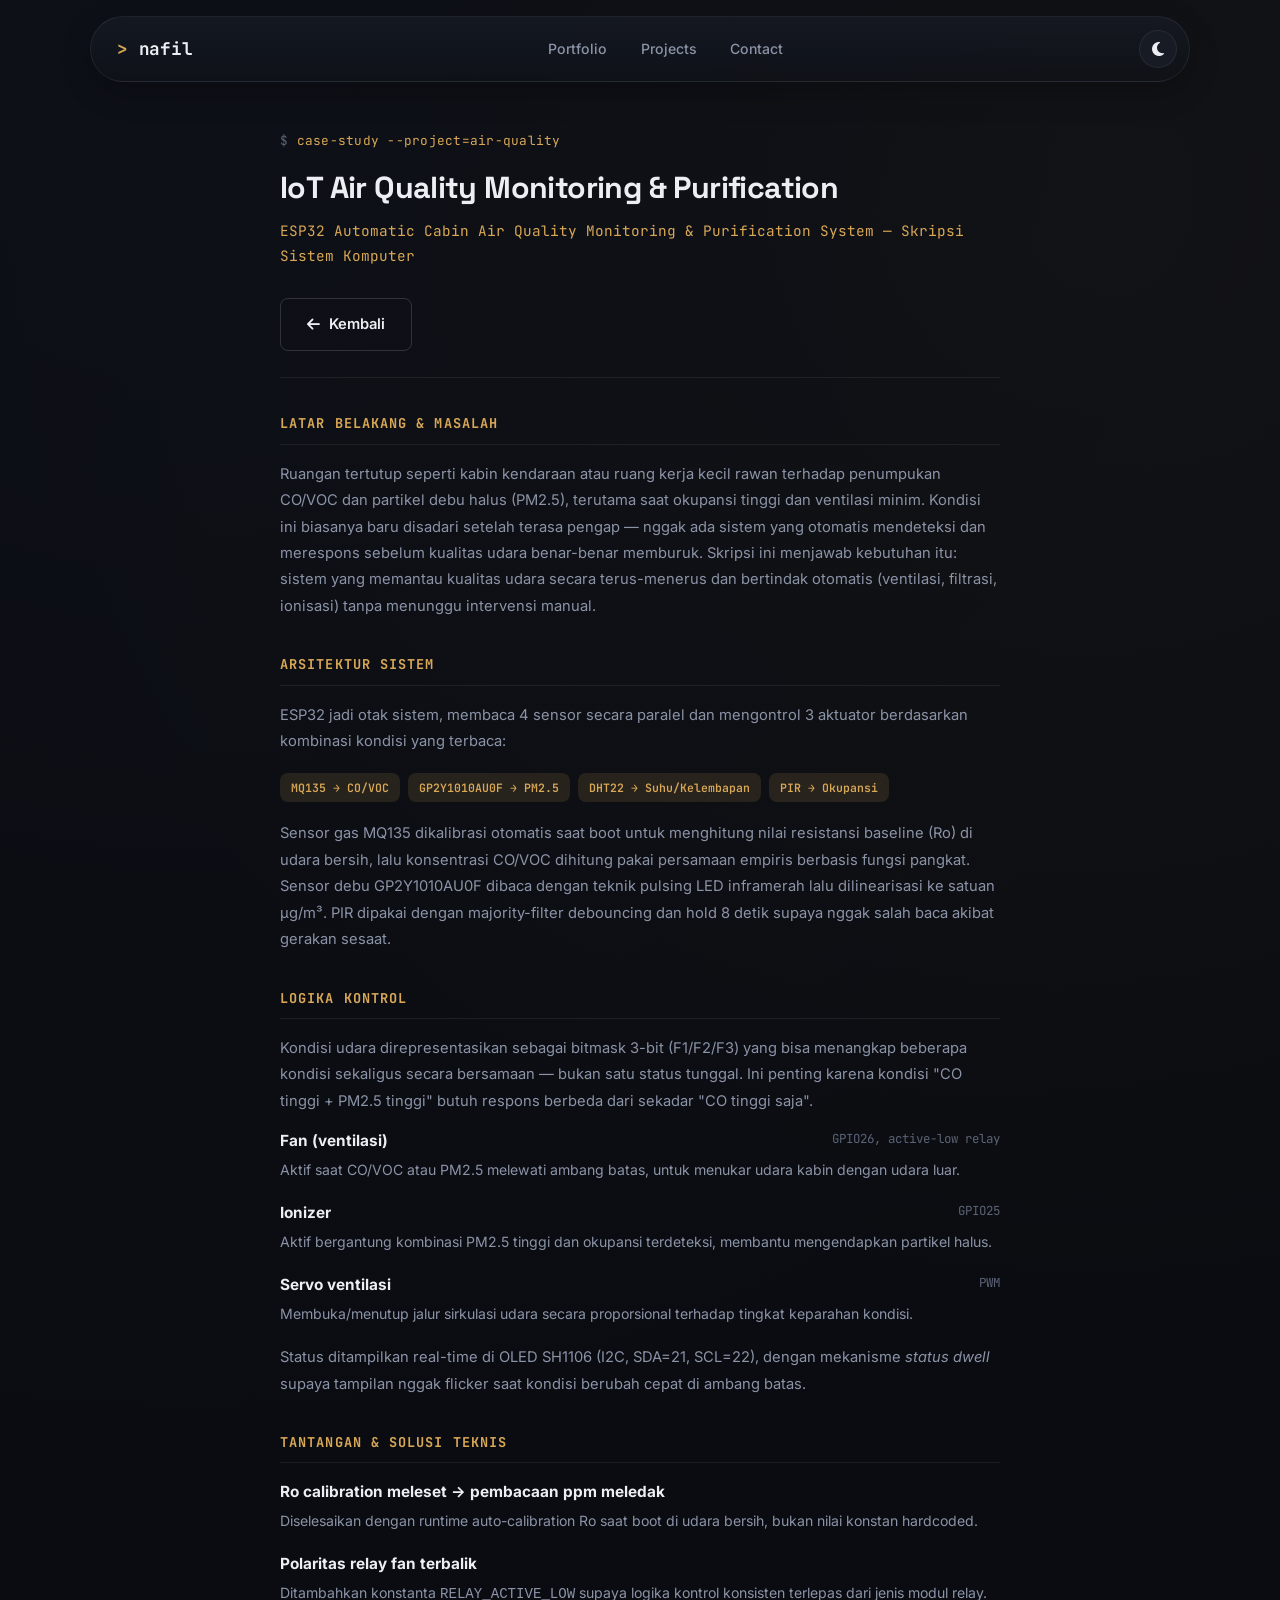
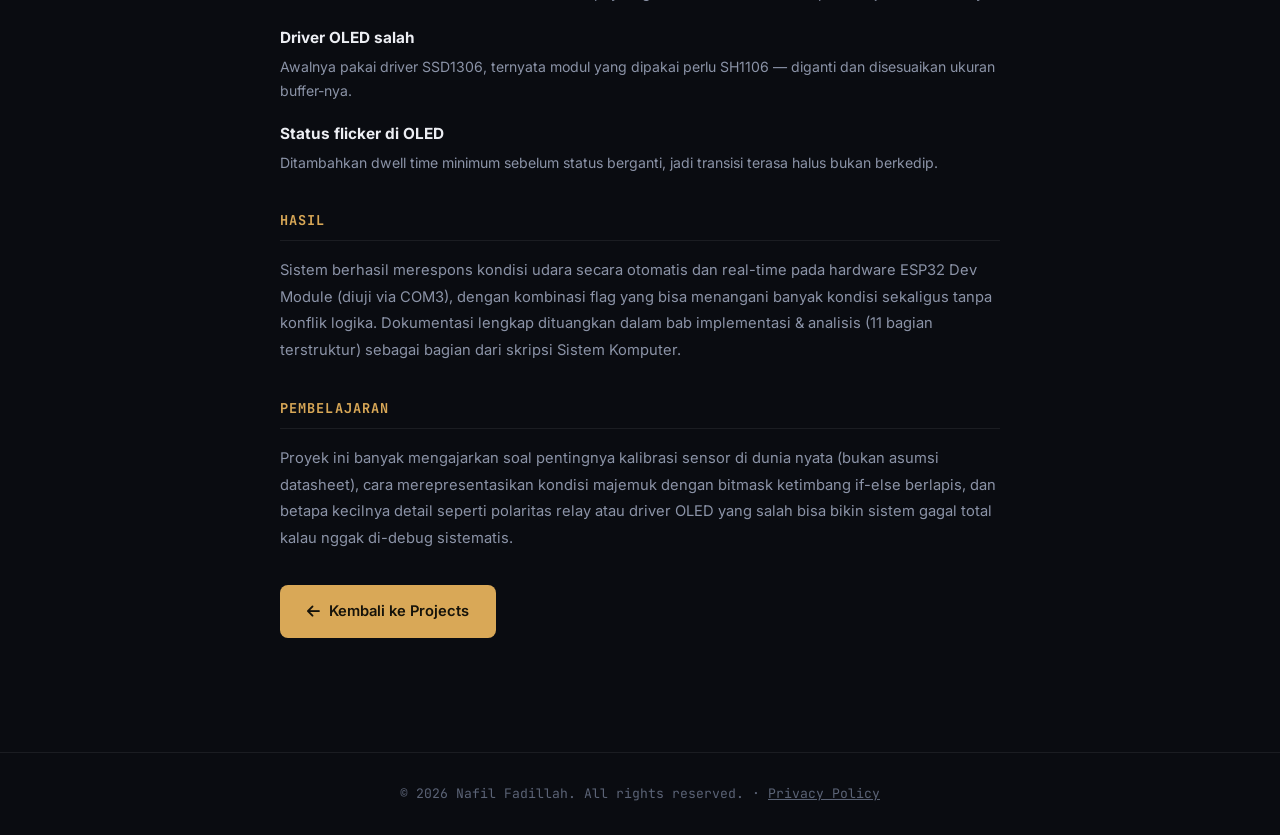
<file: casestudyairquality.html>
<!DOCTYPE html>
<html lang="id">
<head>
    <meta charset="UTF-8">
    <meta name="viewport" content="width=device-width, initial-scale=1.0">
    <title>Case Study: IoT Air Quality Monitoring | Nafil Fadillah</title>
    <meta name="description" content="Studi kasus mendalam: sistem monitoring &amp; purifikasi udara kabin otomatis berbasis ESP32 — skripsi Sistem Komputer Nafil Fadillah.">

    <link rel="icon" type="image/svg+xml" href="favicon.svg">
    <link rel="stylesheet" href="style.css?v=3">
    <link rel="preconnect" href="https://fonts.googleapis.com">
    <link rel="preconnect" href="https://fonts.gstatic.com" crossorigin>
    <link href="https://fonts.googleapis.com/css2?family=Space+Grotesk:wght@500;600;700&family=Inter:wght@400;500;600&family=JetBrains+Mono:wght@400;500;600&display=swap" rel="stylesheet">
    <link rel="stylesheet" href="https://cdnjs.cloudflare.com/ajax/libs/font-awesome/6.5.2/css/all.min.css">
</head>
<body>

    <nav class="navbar" id="navbar">
        <a href="index.html" class="logo" style="text-decoration:none;">nafil</a>
        <div class="nav-links">
            <a href="index.html">Portfolio</a>
            <a href="index.html#projects">Projects</a>
            <a href="index.html#contact">Contact</a>
        </div>
        <button id="themeToggle" aria-label="Toggle Theme"><i class="fas fa-moon"></i></button>
    </nav>

    <section class="resume-page">

        <div class="resume-header">
            <div>
                <span class="eyebrow" style="text-align:left;">case-study --project=air-quality</span>
                <h1>IoT Air Quality Monitoring &amp; Purification</h1>
                <p class="role">ESP32 Automatic Cabin Air Quality Monitoring &amp; Purification System — Skripsi Sistem Komputer</p>
            </div>
            <a href="index.html#projects" class="btn btn-outline"><i class="fas fa-arrow-left"></i> Kembali</a>
        </div>

        <div class="resume-section">
            <h2>Latar Belakang &amp; Masalah</h2>
            <p style="color:var(--muted); font-size:.92rem; line-height:1.8;">
                Ruangan tertutup seperti kabin kendaraan atau ruang kerja kecil rawan terhadap penumpukan CO/VOC dan
                partikel debu halus (PM2.5), terutama saat okupansi tinggi dan ventilasi minim. Kondisi ini biasanya baru
                disadari setelah terasa pengap — nggak ada sistem yang otomatis mendeteksi dan merespons sebelum kualitas
                udara benar-benar memburuk. Skripsi ini menjawab kebutuhan itu: sistem yang memantau kualitas udara secara
                terus-menerus dan bertindak otomatis (ventilasi, filtrasi, ionisasi) tanpa menunggu intervensi manual.
            </p>
        </div>

        <div class="resume-section">
            <h2>Arsitektur Sistem</h2>
            <p style="color:var(--muted); font-size:.92rem; line-height:1.8; margin-bottom:18px;">
                ESP32 jadi otak sistem, membaca 4 sensor secara paralel dan mengontrol 3 aktuator berdasarkan kombinasi
                kondisi yang terbaca:
            </p>
            <div class="resume-skills" style="margin-bottom: 18px;">
                <span class="tag">MQ135 → CO/VOC</span>
                <span class="tag">GP2Y1010AU0F → PM2.5</span>
                <span class="tag">DHT22 → Suhu/Kelembapan</span>
                <span class="tag">PIR → Okupansi</span>
            </div>
            <p style="color:var(--muted); font-size:.92rem; line-height:1.8;">
                Sensor gas MQ135 dikalibrasi otomatis saat boot untuk menghitung nilai resistansi baseline (Ro) di udara
                bersih, lalu konsentrasi CO/VOC dihitung pakai persamaan empiris berbasis fungsi pangkat. Sensor debu
                GP2Y1010AU0F dibaca dengan teknik pulsing LED inframerah lalu dilinearisasi ke satuan µg/m³. PIR dipakai
                dengan majority-filter debouncing dan hold 8 detik supaya nggak salah baca akibat gerakan sesaat.
            </p>
        </div>

        <div class="resume-section">
            <h2>Logika Kontrol</h2>
            <p style="color:var(--muted); font-size:.92rem; line-height:1.8; margin-bottom:14px;">
                Kondisi udara direpresentasikan sebagai bitmask 3-bit (F1/F2/F3) yang bisa menangkap beberapa kondisi
                sekaligus secara bersamaan — bukan satu status tunggal. Ini penting karena kondisi "CO tinggi + PM2.5
                tinggi" butuh respons berbeda dari sekadar "CO tinggi saja".
            </p>
            <div class="resume-item">
                <div class="resume-item-head"><strong>Fan (ventilasi)</strong><span>GPIO26, active-low relay</span></div>
                <p>Aktif saat CO/VOC atau PM2.5 melewati ambang batas, untuk menukar udara kabin dengan udara luar.</p>
            </div>
            <div class="resume-item">
                <div class="resume-item-head"><strong>Ionizer</strong><span>GPIO25</span></div>
                <p>Aktif bergantung kombinasi PM2.5 tinggi dan okupansi terdeteksi, membantu mengendapkan partikel halus.</p>
            </div>
            <div class="resume-item">
                <div class="resume-item-head"><strong>Servo ventilasi</strong><span>PWM</span></div>
                <p>Membuka/menutup jalur sirkulasi udara secara proporsional terhadap tingkat keparahan kondisi.</p>
            </div>
            <p style="color:var(--muted); font-size:.92rem; line-height:1.8;">
                Status ditampilkan real-time di OLED SH1106 (I2C, SDA=21, SCL=22), dengan mekanisme <em>status dwell</em>
                supaya tampilan nggak flicker saat kondisi berubah cepat di ambang batas.
            </p>
        </div>

        <div class="resume-section">
            <h2>Tantangan &amp; Solusi Teknis</h2>
            <div class="resume-item">
                <div class="resume-item-head"><strong>Ro calibration meleset → pembacaan ppm meledak</strong></div>
                <p>Diselesaikan dengan runtime auto-calibration Ro saat boot di udara bersih, bukan nilai konstan hardcoded.</p>
            </div>
            <div class="resume-item">
                <div class="resume-item-head"><strong>Polaritas relay fan terbalik</strong></div>
                <p>Ditambahkan konstanta <code>RELAY_ACTIVE_LOW</code> supaya logika kontrol konsisten terlepas dari jenis modul relay.</p>
            </div>
            <div class="resume-item">
                <div class="resume-item-head"><strong>Driver OLED salah</strong></div>
                <p>Awalnya pakai driver SSD1306, ternyata modul yang dipakai perlu SH1106 — diganti dan disesuaikan ukuran buffer-nya.</p>
            </div>
            <div class="resume-item">
                <div class="resume-item-head"><strong>Status flicker di OLED</strong></div>
                <p>Ditambahkan dwell time minimum sebelum status berganti, jadi transisi terasa halus bukan berkedip.</p>
            </div>
        </div>

        <div class="resume-section">
            <h2>Hasil</h2>
            <p style="color:var(--muted); font-size:.92rem; line-height:1.8;">
                Sistem berhasil merespons kondisi udara secara otomatis dan real-time pada hardware ESP32 Dev Module
                (diuji via COM3), dengan kombinasi flag yang bisa menangani banyak kondisi sekaligus tanpa konflik logika.
                Dokumentasi lengkap dituangkan dalam bab implementasi &amp; analisis (11 bagian terstruktur) sebagai bagian
                dari skripsi Sistem Komputer.
            </p>
        </div>

        <div class="resume-section">
            <h2>Pembelajaran</h2>
            <p style="color:var(--muted); font-size:.92rem; line-height:1.8;">
                Proyek ini banyak mengajarkan soal pentingnya kalibrasi sensor di dunia nyata (bukan asumsi datasheet),
                cara merepresentasikan kondisi majemuk dengan bitmask ketimbang if-else berlapis, dan betapa kecilnya
                detail seperti polaritas relay atau driver OLED yang salah bisa bikin sistem gagal total kalau nggak
                di-debug sistematis.
            </p>
        </div>

        <div class="resume-section" style="border:none;">
            <a href="index.html#projects" class="btn btn-primary"><i class="fas fa-arrow-left"></i> Kembali ke Projects</a>
        </div>

    </section>

    <footer>
        <p>© 2026 Nafil Fadillah. All rights reserved. &middot; <a href="privacy.html" style="color:var(--muted-2);">Privacy Policy</a></p>
    </footer>

    <script src="script.js?v=3"></script>
</body>
</html>
</file>
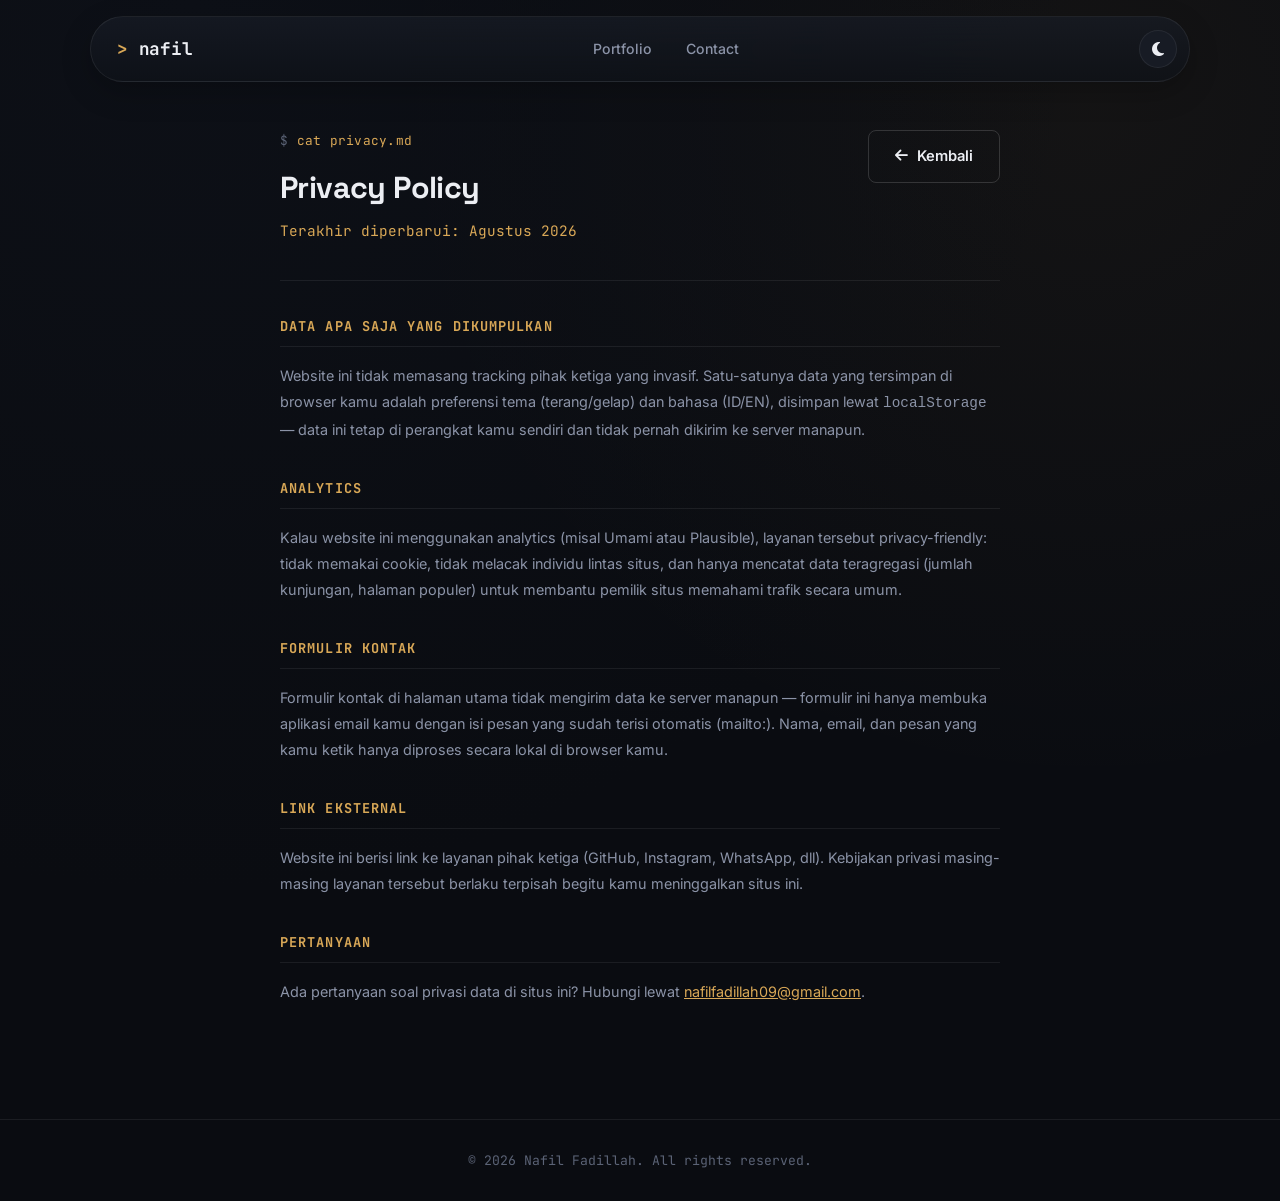
<file: privacy.html>
<!DOCTYPE html>
<html lang="id">
<head>
    <meta charset="UTF-8">
    <meta name="viewport" content="width=device-width, initial-scale=1.0">
    <title>Privacy Policy | Nafil Fadillah</title>
    <meta name="robots" content="noindex">

    <link rel="icon" type="image/svg+xml" href="favicon.svg">
    <link rel="stylesheet" href="style.css?v=3">
    <link rel="preconnect" href="https://fonts.googleapis.com">
    <link href="https://fonts.googleapis.com/css2?family=Space+Grotesk:wght@600;700&family=Inter:wght@400;500&family=JetBrains+Mono:wght@400;500&display=swap" rel="stylesheet">
    <link rel="stylesheet" href="https://cdnjs.cloudflare.com/ajax/libs/font-awesome/6.5.2/css/all.min.css">
</head>
<body>

    <nav class="navbar" id="navbar">
        <a href="index.html" class="logo" style="text-decoration:none;">nafil</a>
        <div class="nav-links">
            <a href="index.html">Portfolio</a>
            <a href="index.html#contact">Contact</a>
        </div>
        <button id="themeToggle" aria-label="Toggle Theme"><i class="fas fa-moon"></i></button>
    </nav>

    <section class="resume-page">
        <div class="resume-header">
            <div>
                <span class="eyebrow" style="text-align:left;">cat privacy.md</span>
                <h1>Privacy Policy</h1>
                <p class="role">Terakhir diperbarui: Agustus 2026</p>
            </div>
            <a href="index.html" class="btn btn-outline"><i class="fas fa-arrow-left"></i> Kembali</a>
        </div>

        <div class="resume-section">
            <h2>Data Apa Saja yang Dikumpulkan</h2>
            <p style="color:var(--muted); font-size:.9rem; line-height:1.8;">
                Website ini tidak memasang tracking pihak ketiga yang invasif. Satu-satunya data yang tersimpan di
                browser kamu adalah preferensi tema (terang/gelap) dan bahasa (ID/EN), disimpan lewat
                <code>localStorage</code> — data ini tetap di perangkat kamu sendiri dan tidak pernah dikirim ke server manapun.
            </p>
        </div>

        <div class="resume-section">
            <h2>Analytics</h2>
            <p style="color:var(--muted); font-size:.9rem; line-height:1.8;">
                Kalau website ini menggunakan analytics (misal Umami atau Plausible), layanan tersebut privacy-friendly:
                tidak memakai cookie, tidak melacak individu lintas situs, dan hanya mencatat data teragregasi
                (jumlah kunjungan, halaman populer) untuk membantu pemilik situs memahami trafik secara umum.
            </p>
        </div>

        <div class="resume-section">
            <h2>Formulir Kontak</h2>
            <p style="color:var(--muted); font-size:.9rem; line-height:1.8;">
                Formulir kontak di halaman utama tidak mengirim data ke server manapun — formulir ini hanya membuka
                aplikasi email kamu dengan isi pesan yang sudah terisi otomatis (mailto:). Nama, email, dan pesan yang
                kamu ketik hanya diproses secara lokal di browser kamu.
            </p>
        </div>

        <div class="resume-section">
            <h2>Link Eksternal</h2>
            <p style="color:var(--muted); font-size:.9rem; line-height:1.8;">
                Website ini berisi link ke layanan pihak ketiga (GitHub, Instagram, WhatsApp, dll). Kebijakan privasi
                masing-masing layanan tersebut berlaku terpisah begitu kamu meninggalkan situs ini.
            </p>
        </div>

        <div class="resume-section">
            <h2>Pertanyaan</h2>
            <p style="color:var(--muted); font-size:.9rem; line-height:1.8;">
                Ada pertanyaan soal privasi data di situs ini? Hubungi lewat
                <a href="mailto:nafilfadillah09@gmail.com" style="color:var(--signal);">nafilfadillah09@gmail.com</a>.
            </p>
        </div>
    </section>

    <footer>
        <p>© 2026 Nafil Fadillah. All rights reserved.</p>
    </footer>

    <script src="script.js?v=3"></script>
</body>
</html>
</file>
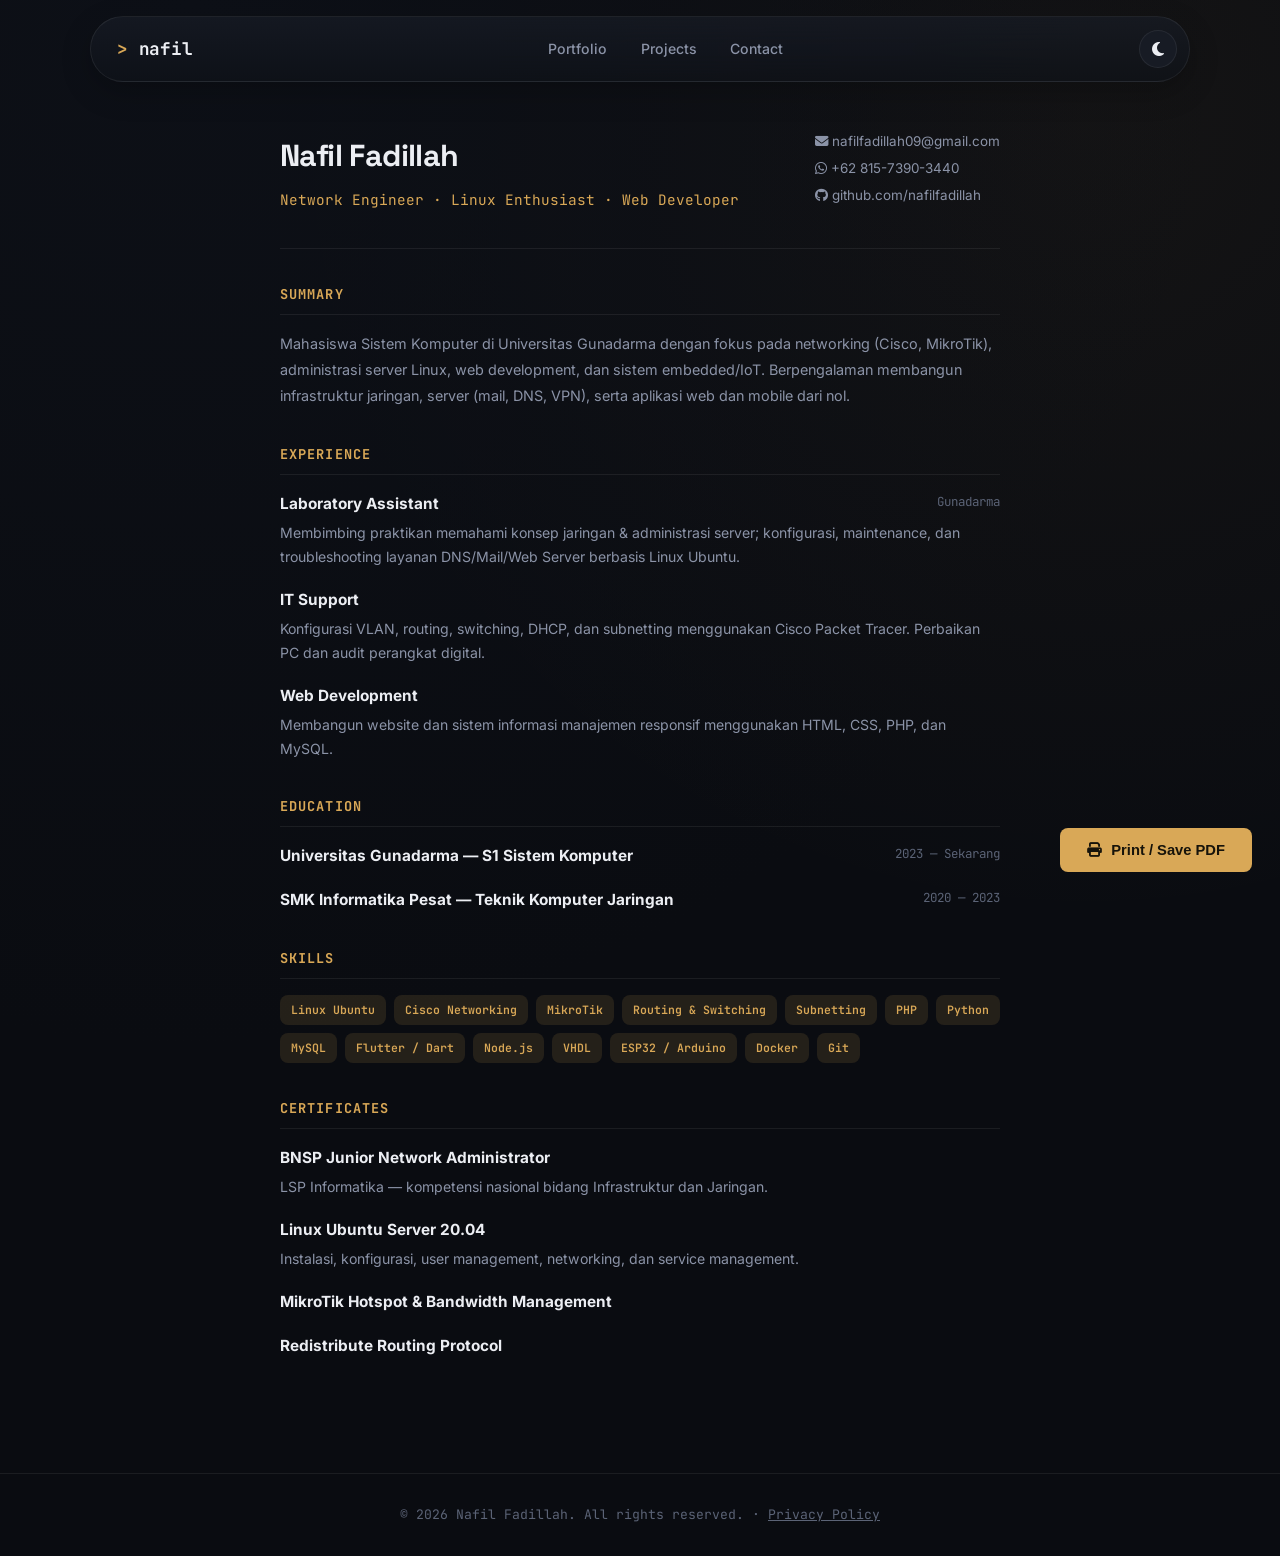
<file: resume.html>
<!DOCTYPE html>
<html lang="id">
<head>
    <meta charset="UTF-8">
    <meta name="viewport" content="width=device-width, initial-scale=1.0">
    <title>Resume — Nafil Fadillah</title>
    <meta name="description" content="Resume web Nafil Fadillah — Network Engineer, Linux Enthusiast, dan Web Developer.">

    <link rel="icon" type="image/svg+xml" href="favicon.svg">
    <link rel="stylesheet" href="style.css?v=3">
    <link rel="preconnect" href="https://fonts.googleapis.com">
    <link rel="preconnect" href="https://fonts.gstatic.com" crossorigin>
    <link href="https://fonts.googleapis.com/css2?family=Space+Grotesk:wght@500;600;700&family=Inter:wght@400;500;600&family=JetBrains+Mono:wght@400;500;600&display=swap" rel="stylesheet">
    <link rel="stylesheet" href="https://cdnjs.cloudflare.com/ajax/libs/font-awesome/6.5.2/css/all.min.css">
</head>
<body>

    <canvas id="particles"></canvas>

    <nav class="navbar">
        <a href="index.html" class="logo" style="text-decoration:none;">nafil</a>
        <div class="nav-links">
            <a href="index.html">Portfolio</a>
            <a href="index.html#projects">Projects</a>
            <a href="index.html#contact">Contact</a>
        </div>
        <button id="themeToggle" aria-label="Toggle Theme"><i class="fas fa-moon"></i></button>
    </nav>

    <button class="btn btn-primary resume-print-btn" onclick="window.print()">
        <i class="fas fa-print"></i> Print / Save PDF
    </button>

    <section class="resume-page">

        <div class="resume-header">
            <div>
                <h1>Nafil Fadillah</h1>
                <p class="role">Network Engineer · Linux Enthusiast · Web Developer</p>
            </div>
            <div class="resume-contact">
                <a href="mailto:nafilfadillah09@gmail.com"><i class="fas fa-envelope"></i> nafilfadillah09@gmail.com</a>
                <a href="https://wa.me/6281573903440" target="_blank"><i class="fab fa-whatsapp"></i> +62 815-7390-3440</a>
                <a href="https://github.com/nafilfadillah" target="_blank"><i class="fab fa-github"></i> github.com/nafilfadillah</a>
            </div>
        </div>

        <div class="resume-section">
            <h2>Summary</h2>
            <p style="color:var(--muted); font-size:.9rem; line-height:1.8;">
                Mahasiswa Sistem Komputer di Universitas Gunadarma dengan fokus pada networking (Cisco, MikroTik),
                administrasi server Linux, web development, dan sistem embedded/IoT. Berpengalaman membangun
                infrastruktur jaringan, server (mail, DNS, VPN), serta aplikasi web dan mobile dari nol.
            </p>
        </div>

        <div class="resume-section">
            <h2>Experience</h2>
            <div class="resume-item">
                <div class="resume-item-head"><strong>Laboratory Assistant</strong><span>Gunadarma</span></div>
                <p>Membimbing praktikan memahami konsep jaringan &amp; administrasi server; konfigurasi, maintenance, dan troubleshooting layanan DNS/Mail/Web Server berbasis Linux Ubuntu.</p>
            </div>
            <div class="resume-item">
                <div class="resume-item-head"><strong>IT Support</strong><span></span></div>
                <p>Konfigurasi VLAN, routing, switching, DHCP, dan subnetting menggunakan Cisco Packet Tracer. Perbaikan PC dan audit perangkat digital.</p>
            </div>
            <div class="resume-item">
                <div class="resume-item-head"><strong>Web Development</strong><span></span></div>
                <p>Membangun website dan sistem informasi manajemen responsif menggunakan HTML, CSS, PHP, dan MySQL.</p>
            </div>
        </div>

        <div class="resume-section">
            <h2>Education</h2>
            <div class="resume-item">
                <div class="resume-item-head"><strong>Universitas Gunadarma — S1 Sistem Komputer</strong><span>2023 — Sekarang</span></div>
            </div>
            <div class="resume-item">
                <div class="resume-item-head"><strong>SMK Informatika Pesat — Teknik Komputer Jaringan</strong><span>2020 — 2023</span></div>
            </div>
        </div>

        <div class="resume-section">
            <h2>Skills</h2>
            <div class="resume-skills">
                <span class="tag">Linux Ubuntu</span><span class="tag">Cisco Networking</span><span class="tag">MikroTik</span>
                <span class="tag">Routing &amp; Switching</span><span class="tag">Subnetting</span><span class="tag">PHP</span>
                <span class="tag">Python</span><span class="tag">MySQL</span><span class="tag">Flutter / Dart</span>
                <span class="tag">Node.js</span><span class="tag">VHDL</span><span class="tag">ESP32 / Arduino</span>
                <span class="tag">Docker</span><span class="tag">Git</span>
            </div>
        </div>

        <div class="resume-section">
            <h2>Certificates</h2>
            <div class="resume-item">
                <div class="resume-item-head"><strong>BNSP Junior Network Administrator</strong><span></span></div>
                <p>LSP Informatika — kompetensi nasional bidang Infrastruktur dan Jaringan.</p>
            </div>
            <div class="resume-item">
                <div class="resume-item-head"><strong>Linux Ubuntu Server 20.04</strong><span></span></div>
                <p>Instalasi, konfigurasi, user management, networking, dan service management.</p>
            </div>
            <div class="resume-item">
                <div class="resume-item-head"><strong>MikroTik Hotspot &amp; Bandwidth Management</strong><span></span></div>
            </div>
            <div class="resume-item">
                <div class="resume-item-head"><strong>Redistribute Routing Protocol</strong><span></span></div>
            </div>
        </div>

    </section>

    <footer>
        <p>© 2026 Nafil Fadillah. All rights reserved. &middot; <a href="privacy.html" style="color:var(--muted-2);">Privacy Policy</a></p>
    </footer>

    <script src="script.js?v=3"></script>
</body>
</html>
</file>
<file: style.css>
:root{
    --ink: #0A0C11;
    --ink-2: #0D1017;
    --panel: #12151C;
    --panel-2: #171B24;
    --line: rgba(255,255,255,.07);
    --line-strong: rgba(255,255,255,.15);

    --signal: #D9A857;
    --signal-soft: #E8C384;
    --signal-dim: rgba(217,168,87,.13);
    --accent: #6C8CFF;
    --accent-dim: rgba(108,140,255,.14);
    --uptime: #34D399;
    --uptime-dim: rgba(52,211,153,.14);

    --text: #ECEEF3;
    --muted: #8B93A7;
    --muted-2: #5B6376;

    --font-display: 'Space Grotesk', sans-serif;
    --font-body: 'Inter', sans-serif;
    --font-mono: 'JetBrains Mono', monospace;

    --radius: 14px;
    --radius-sm: 8px;
}

.light-mode{
    --ink: #F5F6F8;
    --ink-2: #EFF0F3;
    --panel: #FFFFFF;
    --panel-2: #F0F1F4;
    --line: rgba(10,13,18,.08);
    --line-strong: rgba(10,13,18,.16);
    --text: #10131A;
    --muted: #565E70;
    --muted-2: #7A8194;
}

*{ margin: 0; padding: 0; box-sizing: border-box; }

html{ scroll-behavior: smooth; }

body{
    background-color: var(--ink);
    background-image: radial-gradient(circle at 15% 0%, var(--ink-2), transparent 55%),
                       radial-gradient(circle at 85% 8%, rgba(217,168,87,.05), transparent 45%);
    color: var(--text);
    font-family: var(--font-body);
    overflow-x: hidden;
    line-height: 1.7;
    transition: background-color .4s ease, color .4s ease;
}

@media (prefers-reduced-motion: reduce){
    *{ animation-duration: .001ms !important; animation-iteration-count: 1 !important; transition-duration: .001ms !important; scroll-behavior: auto !important; }
}

h1,h2,h3{ font-family: var(--font-display); letter-spacing: -0.02em; }

::selection{ background: var(--signal); color: #0A0D12; }

#particles{ position: fixed; inset: 0; z-index: -1; opacity: .35; }

.eyebrow{
    display: block;
    font-family: var(--font-mono);
    font-size: .8rem;
    color: var(--signal);
    letter-spacing: .02em;
    margin-bottom: 10px;
    text-align: center;
}
.eyebrow::before{ content: "$ "; color: var(--muted-2); }

/* ==========================================================================
   ACCESSIBILITY — skip link
   ========================================================================== */
.skip-link{
    position: fixed;
    top: -60px;
    left: 16px;
    z-index: 100000;
    background: var(--signal);
    color: #16130A;
    padding: 10px 18px;
    border-radius: var(--radius-sm);
    font-weight: 600;
    font-size: .85rem;
    text-decoration: none;
    transition: top .25s ease;
}
.skip-link:focus{ top: 16px; }

/* ==========================================================================
   SCROLL PROGRESS BAR
   ========================================================================== */
.scroll-progress{
    position: fixed;
    top: 0; left: 0;
    height: 3px;
    width: 0%;
    background: linear-gradient(90deg, var(--signal), var(--accent));
    z-index: 10001;
    transition: width .1s linear;
}

/* ==========================================================================
   BACK TO TOP
   ========================================================================== */
.back-to-top{
    position: fixed;
    bottom: 28px;
    right: 28px;
    width: 46px;
    height: 46px;
    border-radius: 50%;
    background: var(--panel);
    border: 1px solid var(--line-strong);
    color: var(--text);
    font-size: 1rem;
    cursor: pointer;
    z-index: 900;
    opacity: 0;
    transform: translateY(10px);
    pointer-events: none;
    transition: opacity .25s ease, transform .25s ease, border-color .25s ease, color .25s ease;
}
.back-to-top.is-visible{ opacity: 1; transform: translateY(0); pointer-events: auto; }
.back-to-top:hover{ border-color: var(--signal); color: var(--signal); }

/* ==========================================================================
   GITHUB LIVE STATS
   ========================================================================== */
.gh-stats-grid{
    display: grid;
    grid-template-columns: repeat(3, 1fr);
    gap: 16px;
    max-width: 560px;
    margin: 0 auto 30px;
}

.gh-cta{ text-align: center; }

@media (max-width: 560px){
    .gh-stats-grid{ grid-template-columns: repeat(3, 1fr); gap: 10px; }
    .gh-stats-grid .stat-card{ padding: 18px 8px; }
    .gh-stats-grid .stat-card h3{ font-size: 1.5rem; }
}

/* ==========================================================================
   CONTACT FORM
   ========================================================================== */
.contact-form{
    max-width: 560px;
    margin: 0 auto 40px;
    display: flex;
    flex-direction: column;
    gap: 14px;
}

.form-row{ display: grid; grid-template-columns: 1fr 1fr; gap: 14px; }

@media (max-width: 560px){ .form-row{ grid-template-columns: 1fr; } }

.contact-form input,
.contact-form textarea{
    width: 100%;
    background: var(--panel);
    border: 1px solid var(--line);
    border-radius: var(--radius-sm);
    padding: 12px 16px;
    color: var(--text);
    font-family: var(--font-body);
    font-size: .9rem;
    resize: vertical;
    transition: border-color .25s ease;
}
.contact-form input:focus,
.contact-form textarea:focus{
    outline: none;
    border-color: var(--signal);
}
.contact-form input::placeholder,
.contact-form textarea::placeholder{ color: var(--muted-2); }

.contact-form button{ align-self: flex-start; border: none; cursor: pointer; }

/* ==========================================================================
   TIMELINE (Education / Experience)
   ========================================================================== */
.timeline{ position: relative; padding-left: 36px; }
.timeline::before{
    content: '';
    position: absolute;
    left: 5px;
    top: 6px;
    bottom: 6px;
    width: 2px;
    background: var(--line);
}
.timeline-item{ position: relative; padding-bottom: 32px; }
.timeline-item:last-child{ padding-bottom: 0; }

.timeline-dot{
    position: absolute;
    left: -31px;
    top: 6px;
    width: 12px;
    height: 12px;
    border-radius: 50%;
    background: var(--signal);
    box-shadow: 0 0 0 4px var(--ink);
}

.timeline-content{
    background: var(--panel);
    border: 1px solid var(--line);
    border-radius: var(--radius);
    padding: 22px 24px;
    transition: border-color .3s ease, transform .3s ease;
}
.timeline-content:hover{ border-color: var(--signal); transform: translateX(4px); }

.timeline-date{ display: inline-block; font-family: var(--font-mono); font-size: .74rem; color: var(--signal); margin-bottom: 8px; }
.timeline-content h3{ font-size: 1.05rem; margin-bottom: 6px; }
.timeline-content p{ color: var(--muted); font-size: .88rem; margin-bottom: 12px; }
.timeline-content .tags{ margin-top: 4px; }

/* ==========================================================================
   CURRENTLY LEARNING WIDGET
   ========================================================================== */
.learning-widget{
    display: flex;
    align-items: center;
    gap: 12px;
    flex-wrap: wrap;
    justify-content: center;
    max-width: 640px;
    margin: 0 auto 40px;
    padding: 14px 20px;
    border: 1px dashed var(--line-strong);
    border-radius: var(--radius);
    background: var(--panel);
}
.learning-widget i{ color: var(--signal); font-size: 1rem; }
.learning-label{ font-family: var(--font-mono); font-size: .76rem; color: var(--muted); text-transform: uppercase; letter-spacing: .05em; }

/* ==========================================================================
   GITHUB CONTRIBUTION GRAPH
   ========================================================================== */
.gh-chart-wrap{
    max-width: 100%;
    overflow-x: auto;
    margin: 0 auto 30px;
    padding: 16px;
    background: var(--panel);
    border: 1px solid var(--line);
    border-radius: var(--radius);
    text-align: center;
}
.gh-chart-wrap img{ max-width: 100%; height: auto; }

/* ==========================================================================
   LOADING SKELETON (GitHub stats)
   ========================================================================== */
.gh-stats-grid .stat-card h3.is-loading{
    color: transparent;
    display: inline-block;
    min-width: 34px;
    border-radius: 4px;
    background: linear-gradient(90deg, var(--panel-2) 25%, var(--line-strong) 50%, var(--panel-2) 75%);
    background-size: 200% 100%;
    animation: shimmer 1.4s infinite;
}
@keyframes shimmer{ 0%{ background-position: 200% 0; } 100%{ background-position: -200% 0; } }

/* ==========================================================================
   LANGUAGE TOGGLE
   ========================================================================== */
#langToggle{
    background: var(--panel-2);
    border: 1px solid var(--line);
    color: var(--text);
    font-family: var(--font-mono);
    font-size: .76rem;
    font-weight: 700;
    width: 38px;
    height: 38px;
    border-radius: 50%;
    cursor: pointer;
    flex-shrink: 0;
    transition: border-color .25s ease, color .25s ease;
}
#langToggle:hover{ border-color: var(--signal); color: var(--signal); }

/* ==========================================================================
   TOAST NOTIFICATIONS
   ========================================================================== */
.toast-container{
    position: fixed;
    bottom: 28px;
    left: 50%;
    transform: translateX(-50%);
    z-index: 20000;
    display: flex;
    flex-direction: column;
    gap: 10px;
    align-items: center;
    pointer-events: none;
}

.toast{
    display: flex;
    align-items: center;
    gap: 10px;
    background: var(--panel);
    border: 1px solid var(--line-strong);
    color: var(--text);
    padding: 12px 20px;
    border-radius: 999px;
    font-size: .85rem;
    box-shadow: 0 12px 30px rgba(0,0,0,.35);
    opacity: 0;
    transform: translateY(12px);
    transition: opacity .3s ease, transform .3s ease;
}
.toast.is-visible{ opacity: 1; transform: translateY(0); }
.toast i{ color: var(--uptime); }

.navbar{
    position: fixed;
    top: 16px;
    left: 50%;
    transform: translateX(-50%);
    width: 92%;
    max-width: 1100px;
    z-index: 1000;

    display: flex;
    justify-content: space-between;
    align-items: center;
    gap: 12px;

    padding: 12px 12px 12px 26px;

    background: linear-gradient(180deg, rgba(23,27,36,.78), rgba(15,18,24,.78));
    backdrop-filter: blur(18px) saturate(140%);
    -webkit-backdrop-filter: blur(18px) saturate(140%);

    border: 1px solid var(--line);
    border-radius: 999px;
    box-shadow: 0 10px 30px rgba(0,0,0,.22);
    transition: background .35s ease, box-shadow .35s ease, border-color .35s ease, border-radius .35s ease, top .35s ease;
}

.navbar.is-scrolled{
    top: 10px;
    border-color: var(--line-strong);
    box-shadow: 0 16px 40px rgba(0,0,0,.4);
}

.light-mode .navbar{ background: linear-gradient(180deg, rgba(255,255,255,.85), rgba(245,246,248,.85)); }

.logo{
    font-family: var(--font-mono);
    font-size: 1.1rem;
    font-weight: 700;
    color: var(--text);
    letter-spacing: -0.01em;
    flex-shrink: 0;
}
.logo::before{ content: "> "; color: var(--signal); }

.nav-links{ display: flex; align-items: center; gap: .35rem; }

.nav-links a{
    position: relative;
    text-decoration: none;
    color: var(--muted);
    font-size: .88rem;
    font-weight: 500;
    padding: 8px 14px;
    border-radius: 999px;
    transition: color .25s ease, background .25s ease;
    white-space: nowrap;
}

.nav-links a:hover{ color: var(--text); background: var(--line); }
.nav-links a.is-active{ color: var(--signal); background: var(--signal-dim); }

#themeToggle{
    background: var(--panel-2);
    border: 1px solid var(--line);
    color: var(--text);
    width: 38px;
    height: 38px;
    border-radius: 50%;
    cursor: pointer;
    font-size: 1rem;
    display: flex;
    align-items: center;
    justify-content: center;
    flex-shrink: 0;
    transition: border-color .25s ease, color .25s ease, transform .25s ease;
}
#themeToggle:hover{ border-color: var(--signal); color: var(--signal); transform: rotate(-12deg); }

section{ scroll-margin-top: 110px; }

.nav-toggle{
    display: none;
    width: 38px;
    height: 38px;
    border-radius: 50%;
    background: var(--panel-2);
    border: 1px solid var(--line);
    cursor: pointer;
    flex-shrink: 0;
    align-items: center;
    justify-content: center;
    flex-direction: column;
    gap: 4px;
}
.nav-toggle span{
    display: block;
    width: 16px;
    height: 2px;
    background: var(--text);
    border-radius: 2px;
    transition: transform .3s ease, opacity .3s ease;
}
.nav-toggle.is-open span:nth-child(1){ transform: translateY(6px) rotate(45deg); }
.nav-toggle.is-open span:nth-child(2){ opacity: 0; }
.nav-toggle.is-open span:nth-child(3){ transform: translateY(-6px) rotate(-45deg); }

@media (max-width: 720px){
    .nav-toggle{ display: flex; }
    .nav-links{
        position: absolute;
        top: calc(100% + 10px);
        left: 0;
        right: 0;
        flex-direction: column;
        align-items: stretch;
        gap: 2px;
        padding: 10px;
        background: rgba(15,18,24,.96);
        backdrop-filter: blur(18px);
        border: 1px solid var(--line);
        border-radius: 20px;
        box-shadow: 0 16px 40px rgba(0,0,0,.4);
        max-height: 0;
        opacity: 0;
        overflow: hidden;
        pointer-events: none;
        transition: max-height .3s ease, opacity .25s ease;
    }
    .light-mode .nav-links{ background: rgba(255,255,255,.97); }
    .nav-links.is-open{ max-height: 420px; opacity: 1; pointer-events: auto; }
    .nav-links a{ padding: 12px 16px; font-size: .95rem; }
}

.hero{
    min-height: 100vh;
    display: flex;
    justify-content: center;
    align-items: center;
    text-align: center;
    padding: 140px 20px 80px;
    position: relative;
}

.hero-content{ max-width: 780px; margin: auto; }

.hero-badge{
    display: inline-flex;
    align-items: center;
    gap: 8px;
    font-family: var(--font-mono);
    font-size: .78rem;
    color: var(--uptime);
    background: var(--uptime-dim);
    border: 1px solid rgba(52,211,153,.3);
    padding: 7px 16px;
    border-radius: 999px;
    margin-bottom: 30px;
}

.hero-badge i{ font-size: .5rem; animation: pulse-dot 1.6s ease-in-out infinite; }
@keyframes pulse-dot{ 0%,100%{ opacity: 1; } 50%{ opacity: .35; } }

.profile{
    width: 150px;
    height: 150px;
    object-fit: cover;
    border-radius: 50%;
    border: 2px solid var(--line-strong);
    margin-bottom: 28px;
    transition: border-color .35s ease, transform .35s ease;
}
.profile:hover{ border-color: var(--signal); transform: scale(1.04); }

.hero h1{
    font-size: clamp(2.2rem, 5vw, 3.4rem);
    font-weight: 600;
    margin-bottom: 14px;
    line-height: 1.15;
}
.hero h1 span{ color: var(--signal); }

#typing{
    font-family: var(--font-mono);
    font-size: 1.1rem;
    color: var(--text);
    min-height: 1.6em;
    margin-bottom: 6px;
}
#typing::after{
    content: '';
    display: inline-block;
    width: 2px;
    height: 1em;
    background: var(--signal);
    margin-left: 2px;
    vertical-align: -2px;
    animation: caret 1s step-end infinite;
}
@keyframes caret{ 50%{ opacity: 0; } }

.hero-subtitle{ font-family: var(--font-mono); font-size: .85rem; color: var(--muted-2); margin-bottom: 20px; }
.hero-desc{ max-width: 620px; margin: 0 auto 36px; color: var(--muted); line-height: 1.85; }

.btns{ display: flex; gap: 14px; justify-content: center; flex-wrap: wrap; margin-bottom: 36px; }

.btn{
    display: inline-flex;
    align-items: center;
    gap: 9px;
    padding: 13px 26px;
    border-radius: var(--radius-sm);
    font-weight: 600;
    font-size: .92rem;
    text-decoration: none;
    transition: all .25s ease;
    border: 1px solid transparent;
}

.btn-primary{ background: var(--signal); color: #16130A; }
.btn-primary:hover{ box-shadow: 0 8px 24px rgba(217,168,87,.35); transform: translateY(-2px); }

.btn-outline{ background: transparent; color: var(--text); border-color: var(--line-strong); }
.btn-outline:hover{ border-color: var(--signal); color: var(--signal); transform: translateY(-2px); }

.hero-social{ display: flex; justify-content: center; gap: 14px; }

.hero-social a{
    width: 44px; height: 44px;
    display: flex; align-items: center; justify-content: center;
    border-radius: 50%;
    background: var(--panel-2);
    border: 1px solid var(--line);
    color: var(--muted);
    font-size: 1.05rem;
    transition: all .25s ease;
}
.hero-social a:hover{ transform: translateY(-3px); color: var(--signal); border-color: var(--signal); }

section{ max-width: 1080px; margin: auto; padding: 90px 20px; }

.section-title{
    font-size: clamp(1.7rem, 3.4vw, 2.3rem);
    font-weight: 600;
    margin-bottom: 44px;
    text-align: center;
    display: block;
}

.about-container{ display: grid; grid-template-columns: 1.1fr .9fr; gap: 60px; align-items: center; }
.about-container p{ margin-bottom: 18px; }

.stats-grid{ display: grid; grid-template-columns: repeat(3, 1fr); gap: 16px; }

.stat-card{
    background: var(--panel);
    border: 1px solid var(--line);
    padding: 26px 16px;
    border-radius: var(--radius);
    text-align: center;
    transition: border-color .3s ease, transform .3s ease;
}
.stat-card:hover{ transform: translateY(-4px); border-color: var(--signal); }
.stat-card h3{ font-size: 2.1rem; color: var(--signal); margin-bottom: 4px; font-variant-numeric: tabular-nums; }
.stat-card p{ color: var(--muted); font-size: .8rem; font-family: var(--font-mono); }

@media (max-width: 760px){ .about-container{ grid-template-columns: 1fr; } }

.now-widget{
    display: inline-flex;
    align-items: center;
    gap: 10px;
    max-width: 100%;
    margin: 0 auto 24px;
    padding: 9px 18px;
    border-radius: 999px;
    background: var(--panel);
    border: 1px solid var(--line);
    font-family: var(--font-mono);
    font-size: .78rem;
    color: var(--muted);
    text-align: left;
    flex-wrap: wrap;
    justify-content: center;
}
.now-dot{ width: 7px; height: 7px; border-radius: 50%; background: var(--signal); flex-shrink: 0; animation: pulse-dot 1.6s ease-in-out infinite; }
.now-label{ color: var(--signal); font-weight: 700; text-transform: uppercase; letter-spacing: .06em; }

.filter-tabs{ display: flex; justify-content: center; flex-wrap: wrap; gap: 10px; margin-bottom: 36px; }

.filter-btn{
    font-family: var(--font-mono);
    font-size: .8rem;
    padding: 8px 18px;
    border-radius: 999px;
    background: transparent;
    border: 1px solid var(--line-strong);
    color: var(--muted);
    cursor: pointer;
    transition: all .25s ease;
}
.filter-btn:hover{ border-color: var(--signal); color: var(--signal); }
.filter-btn.is-active{ background: var(--signal); border-color: var(--signal); color: #16130A; font-weight: 600; }

.filter-empty{ text-align: center; color: var(--muted); font-family: var(--font-mono); font-size: .85rem; padding: 30px 0; }

.projects-grid{ display: grid; grid-template-columns: repeat(auto-fit, minmax(260px, 1fr)); gap: 22px; }

.project-card{
    background: var(--panel);
    border-radius: var(--radius);
    overflow: hidden;
    border: 1px solid var(--line);
    transition: transform .35s ease, box-shadow .35s ease, border-color .35s ease;
    position: relative;
}
.project-card:hover{ transform: translateY(-8px); box-shadow: 0 20px 40px rgba(0,0,0,.35); border-color: var(--line-strong); }

.project-visual{
    height: 140px;
    display: flex; align-items: center; justify-content: center;
    background: radial-gradient(circle at 30% 20%, var(--signal-dim), transparent 60%), var(--panel-2);
    border-bottom: 1px solid var(--line);
    transition: background .35s ease;
}
.project-visual i{ font-size: 2.6rem; color: var(--signal); transition: transform .4s ease; }
.project-card:hover .project-visual i{ transform: scale(1.15) rotate(-4deg); }

.project-info{ padding: 24px; }

.card-actions{ display: flex; gap: 10px; margin-top: 16px; flex-wrap: wrap; }
.card-actions .cv-btn{ font-size: .76rem; padding: 7px 12px; border: 1px solid var(--line); background: transparent; font-family: var(--font-body); cursor: pointer; }
.card-actions .cv-btn:hover{ border-color: var(--signal); color: var(--signal); }

.project-info h3{ font-size: 1.12rem; font-weight: 600; margin-bottom: 10px; color: var(--text); }
.project-info p{ color: var(--muted); font-size: .88rem; margin-bottom: 16px; }
.project-info span{ font-family: var(--font-mono); font-size: .76rem; color: var(--muted-2); }

.tags{ display: flex; flex-wrap: wrap; gap: 8px; }
.tag{ font-family: var(--font-mono); background: var(--signal-dim); color: var(--signal); padding: 5px 11px; border-radius: var(--radius-sm); font-size: .72rem; font-weight: 600; }

.skills-grid{ display: grid; grid-template-columns: repeat(auto-fit, minmax(150px, 1fr)); gap: 16px; }

.skill-card{
    background: var(--panel);
    border: 1px solid var(--line);
    border-radius: var(--radius);
    padding: 24px;
    display: flex; flex-direction: column; align-items: center; justify-content: center; gap: 12px;
    transition: transform .3s ease, border-color .3s ease;
    cursor: default;
}
.skill-card:hover{ transform: translateY(-6px); border-color: var(--signal); }
.skill-card i{ font-size: 2rem; transition: transform .35s ease; }
.skill-card:hover i{ transform: scale(1.15); }
.skill-card p{ font-weight: 600; font-size: .84rem; text-align: center; }

#certificates .project-card{ border-left: 3px solid var(--signal); }

.view-pdf-btn{
    display: inline-flex; align-items: center; gap: 8px;
    padding: 9px 16px;
    background: var(--signal-dim);
    color: var(--signal);
    border: 1px solid rgba(217,168,87,.3);
    border-radius: var(--radius-sm);
    font-size: .82rem; font-weight: 600;
    text-decoration: none;
    transition: all .25s ease;
}
.view-pdf-btn:hover{ background: var(--signal); color: #16130A; transform: translateY(-2px); }

.modal-overlay{
    position: fixed; inset: 0;
    background: rgba(5,7,10,.72);
    backdrop-filter: blur(4px);
    display: flex; align-items: center; justify-content: center;
    padding: 24px;
    z-index: 10000;
    opacity: 0;
    pointer-events: none;
    transition: opacity .25s ease;
}
.modal-overlay.is-open{ opacity: 1; pointer-events: auto; }

.modal{
    background: var(--panel);
    border: 1px solid var(--line-strong);
    border-radius: var(--radius);
    max-width: 560px;
    width: 100%;
    max-height: 85vh;
    overflow-y: auto;
    padding: 32px;
    position: relative;
    transform: translateY(12px);
    transition: transform .25s ease;
}
.modal-overlay.is-open .modal{ transform: translateY(0); }

.modal-close{
    position: absolute; top: 16px; right: 16px;
    width: 34px; height: 34px;
    border-radius: 50%;
    background: var(--panel-2);
    border: 1px solid var(--line);
    color: var(--text);
    font-size: 1.3rem; line-height: 1;
    cursor: pointer;
    transition: border-color .2s ease, color .2s ease;
}
.modal-close:hover{ border-color: var(--signal); color: var(--signal); }

.modal-visual{
    width: 56px; height: 56px;
    display: flex; align-items: center; justify-content: center;
    background: var(--signal-dim);
    border-radius: var(--radius-sm);
    margin-bottom: 18px;
    font-size: 1.5rem;
    color: var(--signal);
}

.modal h3{ font-size: 1.3rem; margin-bottom: 20px; }
.modal-body{ display: flex; flex-direction: column; gap: 16px; margin-bottom: 22px; }

.modal-label{
    display: block;
    font-family: var(--font-mono);
    font-size: .72rem;
    color: var(--signal);
    text-transform: uppercase;
    letter-spacing: .06em;
    margin-bottom: 6px;
}
.modal-block p{ color: var(--muted); font-size: .9rem; line-height: 1.7; }
.modal-block .tags{ margin-top: 2px; }

.testimonials-grid{ display: grid; grid-template-columns: repeat(auto-fit, minmax(260px, 1fr)); gap: 20px; }

.testimonial-card{ background: var(--panel); border: 1px solid var(--line); border-radius: var(--radius); padding: 28px; }
.testimonial-card i{ color: var(--signal); opacity: .5; font-size: 1.2rem; margin-bottom: 12px; }
.testimonial-card p{ color: var(--text); font-size: .92rem; line-height: 1.7; margin-bottom: 18px; }
.testimonial-author strong{ display: block; font-size: .88rem; }
.testimonial-author span{ display: block; color: var(--muted-2); font-size: .78rem; font-family: var(--font-mono); }

.logo-slider{ width: 100%; overflow: hidden; position: relative; padding: 30px 0; border-top: 1px solid var(--line); border-bottom: 1px solid var(--line); }

.logo-slider::before, .logo-slider::after{
    content: "";
    position: absolute; top: 0;
    width: 100px; height: 100%;
    z-index: 2;
    pointer-events: none;
}
.logo-slider::before{ left: 0; background: linear-gradient(to right, var(--ink), transparent); }
.logo-slider::after{ right: 0; background: linear-gradient(to left, var(--ink), transparent); }

.logo-track{ display: flex; width: max-content; gap: 60px; animation: slide 28s linear infinite; }
.logo-slider:hover .logo-track{ animation-play-state: paused; }

.logo-item{
    display: flex; align-items: center; gap: 10px;
    font-family: var(--font-mono);
    font-size: 1rem; font-weight: 500;
    white-space: nowrap;
    color: var(--muted);
    transition: color .25s ease;
}
.logo-item:hover{ color: var(--text); }
.logo-item i{ font-size: 1.6rem; }

@keyframes slide{ from{ transform: translateX(0); } to{ transform: translateX(-50%); } }

#loader{
    position: fixed; inset: 0;
    background: var(--ink);
    display: flex; justify-content: center; align-items: center;
    z-index: 99999;
    transition: opacity .8s ease;
}
.loader-content{ display: inline-flex; flex-direction: column; align-items: stretch; text-align: center; }
.loader-content h1{ font-size: 1.3rem; font-family: var(--font-mono); color: var(--muted); margin-bottom: 18px; white-space: nowrap; }
.loader-content h1 span{ color: var(--signal); }
.loading-bar{ width: 100%; height: 3px; background: var(--line); border-radius: 20px; overflow: hidden; }
.loading-progress{ height: 100%; width: 0; background: var(--signal); animation: loading 1.8s ease forwards; }
@keyframes loading{ from{ width: 0; } to{ width: 100%; } }

.contact-container{ display: grid; grid-template-columns: repeat(auto-fit, minmax(230px, 1fr)); gap: 20px; margin-top: 40px; }

.contact-card{
    background: var(--panel);
    border: 1px solid var(--line);
    border-radius: var(--radius);
    padding: 28px;
    text-align: center;
    transition: transform .3s ease, border-color .3s ease;
}
.contact-card:hover{ transform: translateY(-6px); border-color: var(--signal); }
.contact-card i{ font-size: 1.8rem; color: var(--signal); margin-bottom: 14px; }
.contact-card h3{ font-size: 1rem; margin-bottom: 8px; }
.contact-card p, .contact-card a{ color: var(--muted); text-decoration: none; font-size: .88rem; word-break: break-word; }
.contact-card a:hover{ color: var(--signal); }

.cv-buttons{ display: flex; justify-content: center; gap: 10px; flex-wrap: wrap; margin-top: 14px; }

.cv-btn{
    display: inline-flex; align-items: center; gap: 7px;
    padding: 9px 14px;
    border-radius: var(--radius-sm);
    font-size: .8rem; font-weight: 600;
    text-decoration: none;
    border: 1px solid var(--line-strong);
    color: var(--text);
    transition: all .25s ease;
}
.cv-btn:hover{ border-color: var(--signal); color: var(--signal); transform: translateY(-2px); }

.visitor-counter{ text-align: center; opacity: .5; padding: 10px; }

footer{ text-align: center; padding: 30px; color: var(--muted-2); font-size: .82rem; font-family: var(--font-mono); border-top: 1px solid var(--line); }

body.has-custom-cursor{ cursor: none; }

.cursor-dot{
    width: 6px; height: 6px;
    background: var(--signal);
    border-radius: 50%;
    position: fixed;
    pointer-events: none;
    z-index: 99999;
    top: 0; left: 0;
    transform: translate(-50%, -50%);
}
.cursor-outline{
    width: 34px; height: 34px;
    border: 1px solid rgba(217,168,87,.5);
    border-radius: 50%;
    position: fixed;
    pointer-events: none;
    z-index: 99998;
    top: 0; left: 0;
    transform: translate(-50%, -50%);
    transition: width .15s ease-out, height .15s ease-out, border-color .15s ease-out;
}
@media (hover: none) and (pointer: coarse){ .cursor-dot, .cursor-outline{ display: none !important; } }

a:focus-visible, button:focus-visible{ outline: 2px solid var(--signal); outline-offset: 3px; }

.resume-page{ max-width: 760px; padding: 130px 20px 80px; }

.resume-header{
    display: flex; justify-content: space-between; align-items: flex-start;
    flex-wrap: wrap; gap: 20px;
    border-bottom: 1px solid var(--line);
    padding-bottom: 26px;
    margin-bottom: 34px;
}
.resume-header h1{ font-size: 1.9rem; margin-bottom: 6px; }
.resume-header .role{ font-family: var(--font-mono); color: var(--signal); font-size: .9rem; margin-bottom: 10px; }
.resume-contact{ display: flex; flex-direction: column; gap: 4px; font-size: .84rem; color: var(--muted); }
.resume-contact a{ color: var(--muted); text-decoration: none; }
.resume-contact a:hover{ color: var(--signal); }

.resume-section{ margin-bottom: 34px; }
.resume-section h2{
    font-family: var(--font-mono);
    font-size: .85rem;
    color: var(--signal);
    text-transform: uppercase;
    letter-spacing: .08em;
    margin-bottom: 16px;
    padding-bottom: 8px;
    border-bottom: 1px solid var(--line);
}

.resume-item{ margin-bottom: 18px; }
.resume-item-head{ display: flex; justify-content: space-between; flex-wrap: wrap; gap: 6px; margin-bottom: 4px; }
.resume-item-head strong{ font-size: .96rem; }
.resume-item-head span{ font-family: var(--font-mono); font-size: .78rem; color: var(--muted-2); }
.resume-item p{ color: var(--muted); font-size: .88rem; line-height: 1.7; }

.resume-skills{ display: flex; flex-wrap: wrap; gap: 8px; }

.resume-print-btn{ position: fixed; bottom: 28px; right: 28px; z-index: 500; }

@media print{
    #particles, .navbar, .cursor-dot, .cursor-outline, #loader, footer, .resume-print-btn{ display: none !important; }
    body{ background: #fff; color: #000; cursor: auto; }
    .resume-page{ padding: 0; max-width: 100%; }
    .resume-section h2, .resume-header .role{ color: #000; }
    a{ color: #000; text-decoration: none; }
}
</file>
